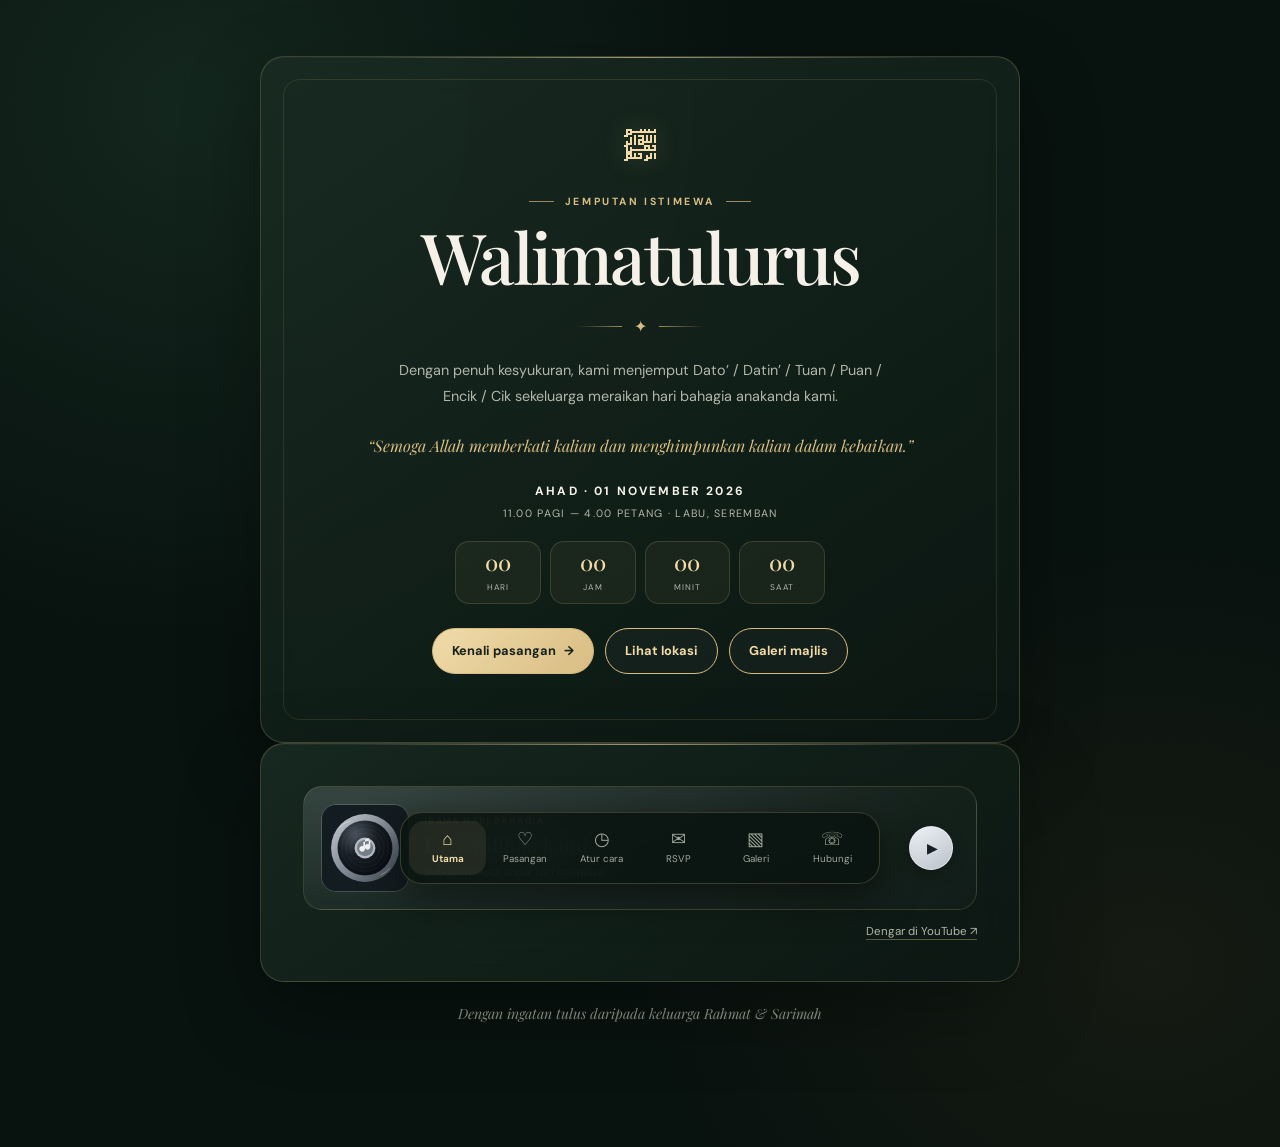
<file: index.html>
<!DOCTYPE html>
<html lang="ms">
<head>
    <meta charset="UTF-8">
    <meta name="viewport" content="width=device-width, initial-scale=1.0">
    <meta name="theme-color" content="#08120f">
    <meta name="description" content="Jemputan ke majlis walimatulurus keluarga Rahmat dan Sarimah pada 1 November 2026.">
    <title>Jemputan Walimatulurus | Keluarga Rahmat & Sarimah</title>
    <link rel="stylesheet" href="style.css">
</head>
<body>
    <main class="container">
        <section class="glass-card hero" data-reveal>
            <p class="bismillah" lang="ar" aria-label="Dengan nama Allah">﷽</p>
            <p class="eyebrow">Jemputan istimewa</p>
            <h1 class="page-title">Walimatulurus</h1>
            <div class="ornament" aria-hidden="true">✦</div>
            <p class="page-subtitle">Dengan penuh kesyukuran, kami menjemput Dato’ / Datin’ / Tuan / Puan / Encik / Cik sekeluarga meraikan hari bahagia anakanda kami.</p>
            <p class="hero-blessing">“Semoga Allah memberkati kalian dan menghimpunkan kalian dalam kebaikan.”</p>
            <p class="hero-date">AHAD · 01 NOVEMBER 2026<span>11.00 PAGI — 4.00 PETANG · LABU, SEREMBAN</span></p>
            <div class="countdown home-countdown" data-wedding-countdown aria-label="Kiraan detik ke majlis">
                <div class="time-box"><span data-days>00</span><label>Hari</label></div>
                <div class="time-box"><span data-hours>00</span><label>Jam</label></div>
                <div class="time-box"><span data-minutes>00</span><label>Minit</label></div>
                <div class="time-box"><span data-seconds>00</span><label>Saat</label></div>
            </div>
            <div class="button-row">
                <a class="btn" href="pasangan.html">Kenali pasangan <span aria-hidden="true">→</span></a>
                <a class="btn secondary" href="tarikh.html">Lihat lokasi</a>
                <a class="btn secondary" href="galeri.html">Galeri majlis</a>
            </div>
        </section>
        <section class="glass-card music-player" data-reveal aria-labelledby="music-title">
            <div class="music-card" data-music-card>
                <img class="music-artwork" src="muzik-sampul.svg" alt="" width="128" height="128">
                <div class="music-details">
                    <p class="card-kicker">Irama hari bahagia</p>
                    <h2 class="music-title" id="music-title">Lagu pilihan kami</h2>
                    <p class="music-caption">Sebuah melodi untuk hari istimewa</p>
                </div>
                <button class="music-play" type="button" data-music-play aria-label="Mainkan lagu pilihan">▶</button>
            </div>
            <div class="music-frame" data-music-frame hidden></div>
            <a class="music-youtube-link" data-open-youtube href="https://www.youtube.com/watch?v=e6VBAC1l_MU&amp;list=RDe6VBAC1l_MU&amp;start_radio=1" target="_blank" rel="noopener noreferrer">Dengar di YouTube <span aria-hidden="true">↗</span></a>
        </section>
        <p class="footer-note">Dengan ingatan tulus daripada keluarga Rahmat & Sarimah</p>
    </main>

    <nav class="navbar" aria-label="Navigasi utama">
        <a href="index.html" class="nav-link active" aria-current="page"><span class="icon" aria-hidden="true">⌂</span>Utama</a>
        <a href="pasangan.html" class="nav-link"><span class="icon" aria-hidden="true">♡</span>Pasangan</a>
        <a href="tarikh.html" class="nav-link"><span class="icon" aria-hidden="true">◷</span>Atur cara</a>
        <a href="rsvp.html" class="nav-link"><span class="icon" aria-hidden="true">✉</span>RSVP</a>
        <a href="galeri.html" class="nav-link"><span class="icon" aria-hidden="true">▧</span>Galeri</a>
        <a href="hadiah.html" class="nav-link"><span class="icon" aria-hidden="true">☏</span>Hubungi</a>
    </nav>
    <script src="script.js"></script>
</body>
</html>
</file>
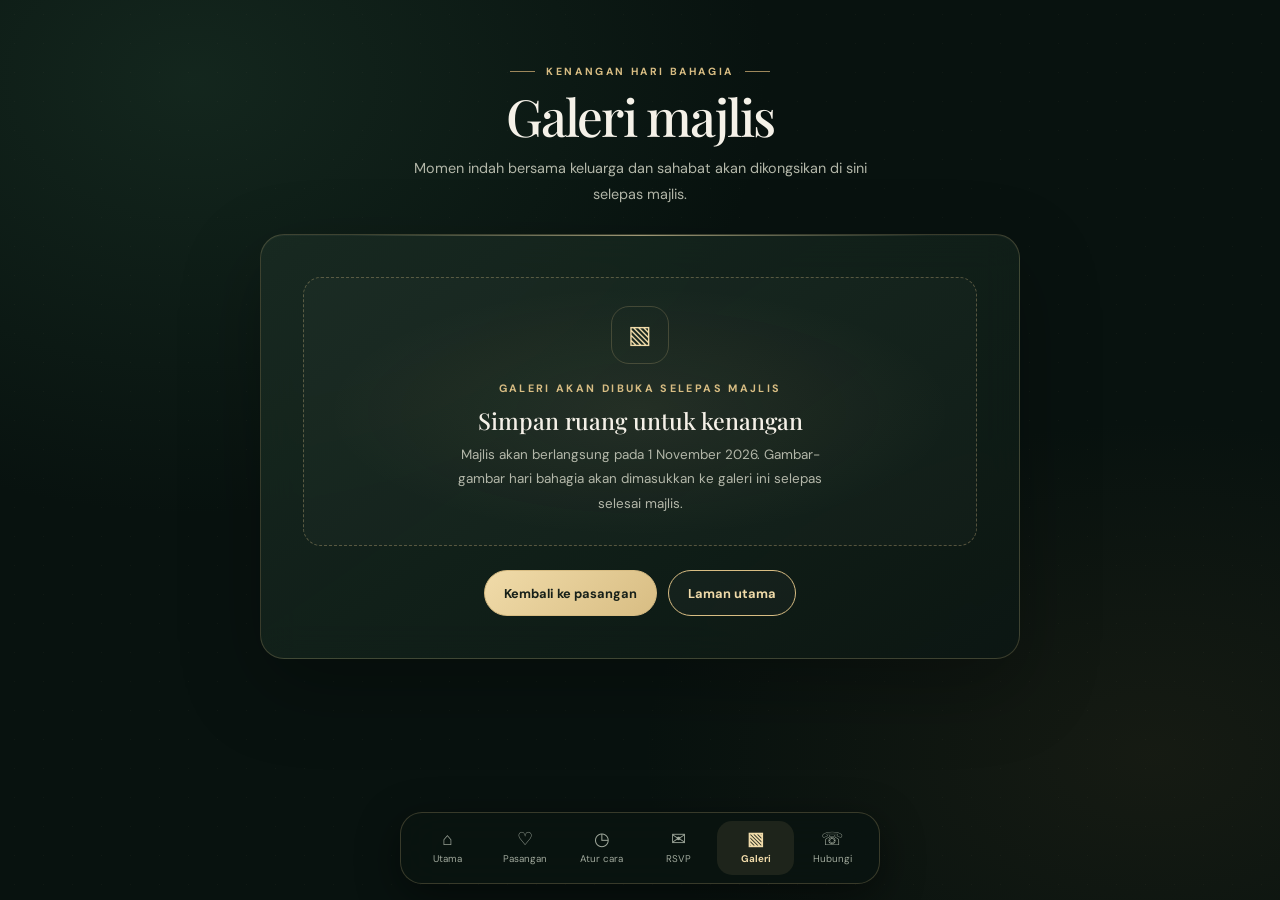
<file: galeri.html>
<!DOCTYPE html>
<html lang="ms">
<head>
    <meta charset="UTF-8">
    <meta name="viewport" content="width=device-width, initial-scale=1.0">
    <meta name="theme-color" content="#08120f">
    <meta name="description" content="Galeri foto majlis walimatulurus keluarga Rahmat dan Sarimah.">
    <title>Galeri Majlis | Walimatulurus</title>
    <link rel="stylesheet" href="style.css">
</head>
<body>
    <main class="container">
        <header class="page-top" data-reveal>
            <p class="eyebrow">Kenangan hari bahagia</p>
            <h1 class="page-title">Galeri majlis</h1>
            <p class="page-subtitle">Momen indah bersama keluarga dan sahabat akan dikongsikan di sini selepas majlis.</p>
        </header>

        <section class="glass-card" data-reveal>
            <div class="gallery-empty">
                <span class="gallery-icon" aria-hidden="true">▧</span>
                <p class="card-kicker">Galeri akan dibuka selepas majlis</p>
                <h2 class="section-title">Simpan ruang untuk kenangan</h2>
                <p class="body-copy">Majlis akan berlangsung pada 1 November 2026. Gambar-gambar hari bahagia akan dimasukkan ke galeri ini selepas selesai majlis.</p>
            </div>
            <div class="button-row">
                <a class="btn" href="pasangan.html">Kembali ke pasangan</a>
                <a class="btn secondary" href="index.html">Laman utama</a>
            </div>
        </section>
    </main>

    <nav class="navbar" aria-label="Navigasi utama">
        <a href="index.html" class="nav-link"><span class="icon" aria-hidden="true">⌂</span>Utama</a>
        <a href="pasangan.html" class="nav-link"><span class="icon" aria-hidden="true">♡</span>Pasangan</a>
        <a href="tarikh.html" class="nav-link"><span class="icon" aria-hidden="true">◷</span>Atur cara</a>
        <a href="rsvp.html" class="nav-link"><span class="icon" aria-hidden="true">✉</span>RSVP</a>
        <a href="galeri.html" class="nav-link active" aria-current="page"><span class="icon" aria-hidden="true">▧</span>Galeri</a>
        <a href="hadiah.html" class="nav-link"><span class="icon" aria-hidden="true">☏</span>Hubungi</a>
    </nav>
</body>
</html>
</file>
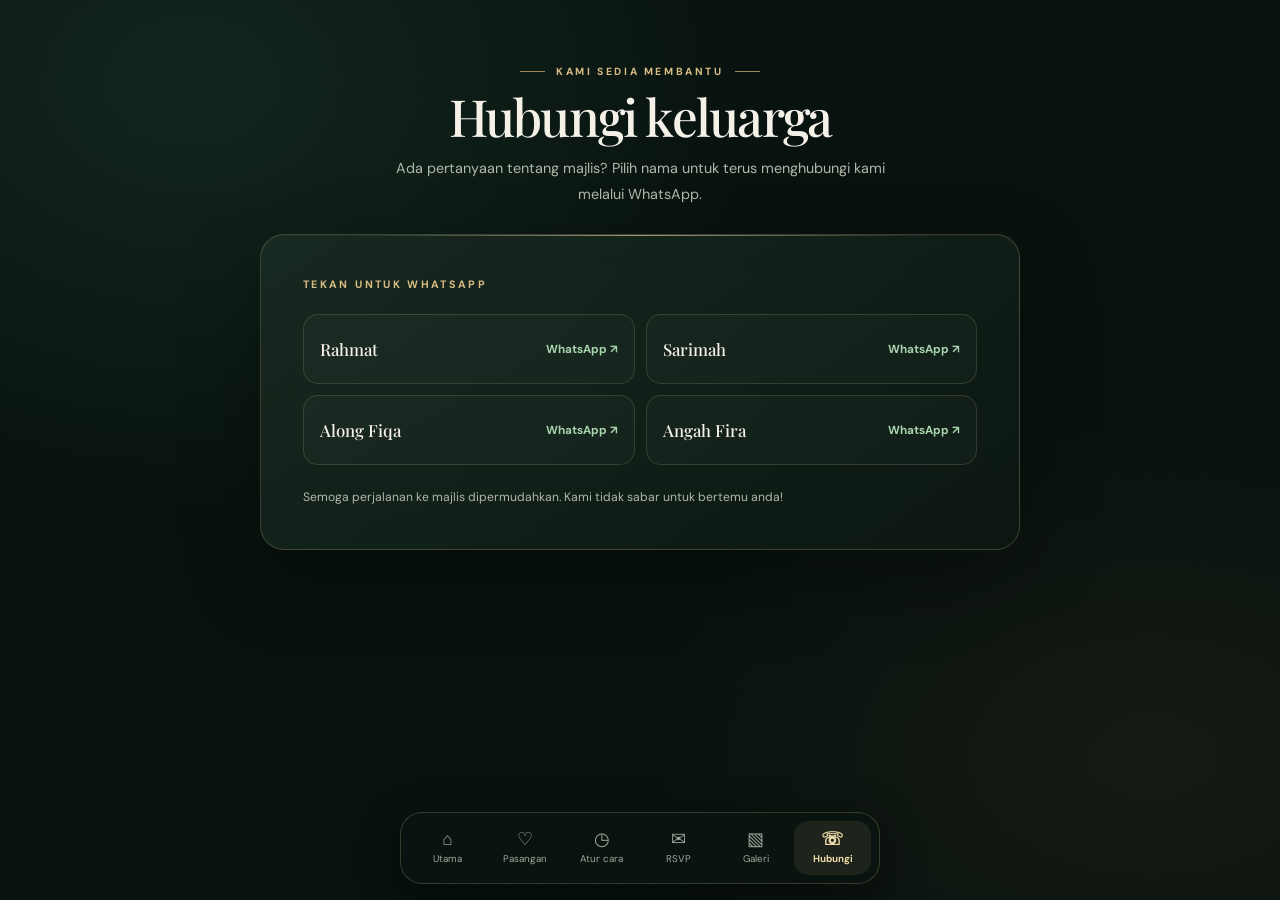
<file: hadiah.html>
<!DOCTYPE html>
<html lang="ms">
<head>
    <meta charset="UTF-8">
    <meta name="viewport" content="width=device-width, initial-scale=1.0">
    <meta name="theme-color" content="#08120f">
    <title>Hubungi Keluarga | Walimatulurus</title>
    <link rel="stylesheet" href="style.css">
</head>
<body>
    <main class="container">
        <header class="page-top" data-reveal>
            <p class="eyebrow">Kami sedia membantu</p>
            <h1 class="page-title">Hubungi keluarga</h1>
            <p class="page-subtitle">Ada pertanyaan tentang majlis? Pilih nama untuk terus menghubungi kami melalui WhatsApp.</p>
        </header>

        <section class="glass-card" data-reveal>
            <p class="card-kicker">Tekan untuk WhatsApp</p>
            <div class="contact-grid">
                <a href="https://wa.me/60122719861?text=Assalamualaikum%20Rahmat,%20saya%20ingin%20bertanya%20tentang%20majlis." target="_blank" rel="noopener noreferrer" class="contact-item">
                    <span class="contact-name">Rahmat</span><span class="contact-action">WhatsApp ↗</span>
                </a>
                <a href="https://wa.me/60102335793?text=Assalamualaikum%20Puan%20Sarimah,%20saya%20ingin%20bertanya%20tentang%20majlis." target="_blank" rel="noopener noreferrer" class="contact-item">
                    <span class="contact-name">Sarimah</span><span class="contact-action">WhatsApp ↗</span>
                </a>
                <a href="https://wa.me/60182669343?text=Assalamualaikum%20Fiqa,%20saya%20ingin%20bertanya%20tentang%20majlis." target="_blank" rel="noopener noreferrer" class="contact-item">
                    <span class="contact-name">Along Fiqa</span><span class="contact-action">WhatsApp ↗</span>
                </a>
                <a href="https://wa.me/601121942535?text=Assalamualaikum%20Fira,%20saya%20ingin%20bertanya%20tentang%20majlis." target="_blank" rel="noopener noreferrer" class="contact-item">
                    <span class="contact-name">Angah Fira</span><span class="contact-action">WhatsApp ↗</span>
                </a>
            </div>
            <p class="contact-note">Semoga perjalanan ke majlis dipermudahkan. Kami tidak sabar untuk bertemu anda!</p>
        </section>
    </main>

    <nav class="navbar" aria-label="Navigasi utama">
        <a href="index.html" class="nav-link"><span class="icon" aria-hidden="true">⌂</span>Utama</a>
        <a href="pasangan.html" class="nav-link"><span class="icon" aria-hidden="true">♡</span>Pasangan</a>
        <a href="tarikh.html" class="nav-link"><span class="icon" aria-hidden="true">◷</span>Atur cara</a>
        <a href="rsvp.html" class="nav-link"><span class="icon" aria-hidden="true">✉</span>RSVP</a>
        <a href="galeri.html" class="nav-link"><span class="icon" aria-hidden="true">▧</span>Galeri</a>
        <a href="hadiah.html" class="nav-link active" aria-current="page"><span class="icon" aria-hidden="true">☏</span>Hubungi</a>
    </nav>
</body>
</html>
</file>
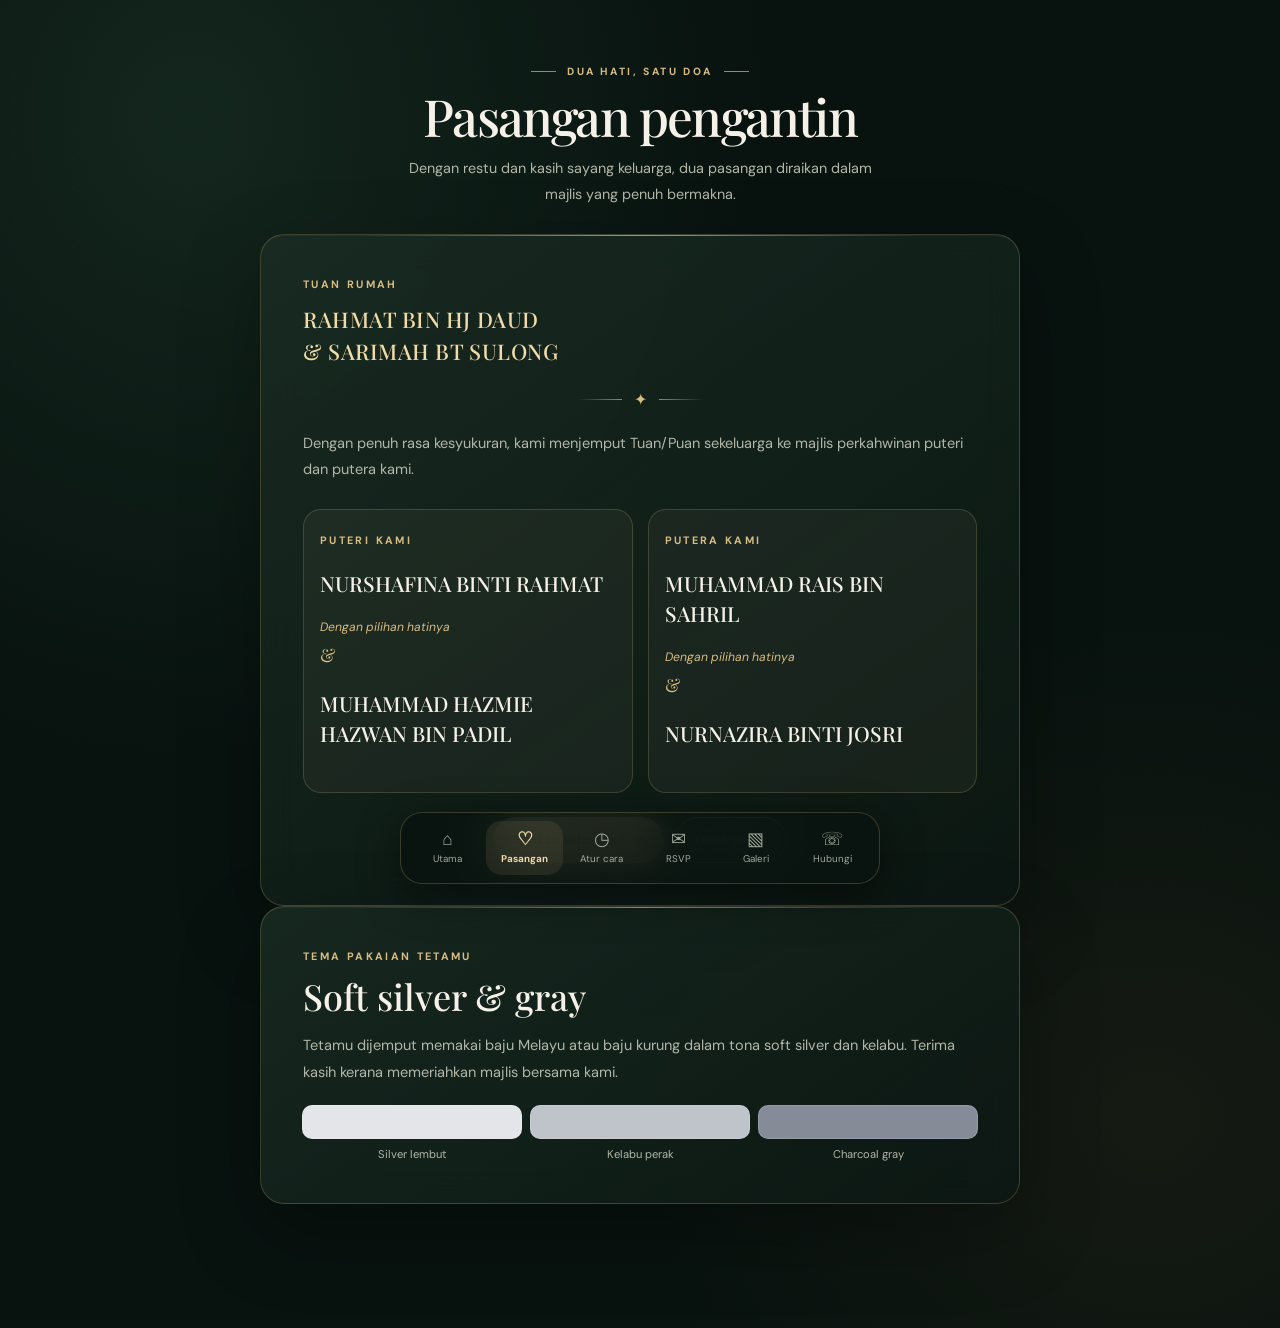
<file: pasangan.html>
<!DOCTYPE html>
<html lang="ms">
<head>
    <meta charset="UTF-8">
    <meta name="viewport" content="width=device-width, initial-scale=1.0">
    <meta name="theme-color" content="#08120f">
    <title>Pasangan Pengantin | Keluarga Rahmat & Sarimah</title>
    <link rel="stylesheet" href="style.css">
</head>
<body>
    <main class="container">
        <header class="page-top" data-reveal>
            <p class="eyebrow">Dua hati, satu doa</p>
            <h1 class="page-title">Pasangan pengantin</h1>
            <p class="page-subtitle">Dengan restu dan kasih sayang keluarga, dua pasangan diraikan dalam majlis yang penuh bermakna.</p>
        </header>

        <section class="glass-card" data-reveal>
            <p class="card-kicker">Tuan rumah</p>
            <h2 class="parents">RAHMAT BIN HJ DAUD<br>&amp; SARIMAH BT SULONG</h2>
            <div class="ornament" aria-hidden="true">✦</div>
            <p class="body-copy">Dengan penuh rasa kesyukuran, kami menjemput Tuan/Puan sekeluarga ke majlis perkahwinan puteri dan putera kami.</p>
            <div class="couple-grid">
                <article class="couple-card">
                    <p class="card-kicker">Puteri kami</p>
                    <h3 class="name">NURSHAFINA BINTI RAHMAT</h3>
                    <p class="with">Dengan pilihan hatinya</p>
                    <p class="ampersand" aria-hidden="true">&amp;</p>
                    <h3 class="name">MUHAMMAD HAZMIE HAZWAN BIN PADIL</h3>
                </article>
                <article class="couple-card">
                    <p class="card-kicker">Putera kami</p>
                    <h3 class="name">MUHAMMAD RAIS BIN SAHRIL</h3>
                    <p class="with">Dengan pilihan hatinya</p>
                    <p class="ampersand" aria-hidden="true">&amp;</p>
                    <h3 class="name">NURNAZIRA BINTI JOSRI</h3>
                </article>
            </div>
            <div class="button-row">
                <a class="btn" href="rsvp.html">Sahkan kehadiran <span aria-hidden="true">→</span></a>
                <a class="btn secondary" href="galeri.html">Lihat galeri</a>
            </div>
        </section>

        <section class="glass-card" data-reveal aria-labelledby="attire-title">
            <p class="card-kicker">Tema pakaian tetamu</p>
            <h2 class="section-title" id="attire-title">Soft silver &amp; gray</h2>
            <p class="body-copy">Tetamu dijemput memakai baju Melayu atau baju kurung dalam tona soft silver dan kelabu. Terima kasih kerana memeriahkan majlis bersama kami.</p>
            <div class="color-palette" aria-label="Palet warna pakaian">
                <span class="color-swatch" style="--swatch: #e3e5e9;">Silver lembut</span>
                <span class="color-swatch" style="--swatch: #bfc3ca;">Kelabu perak</span>
                <span class="color-swatch" style="--swatch: #858c97;">Charcoal gray</span>
            </div>
        </section>
    </main>

    <nav class="navbar" aria-label="Navigasi utama">
        <a href="index.html" class="nav-link"><span class="icon" aria-hidden="true">⌂</span>Utama</a>
        <a href="pasangan.html" class="nav-link active" aria-current="page"><span class="icon" aria-hidden="true">♡</span>Pasangan</a>
        <a href="tarikh.html" class="nav-link"><span class="icon" aria-hidden="true">◷</span>Atur cara</a>
        <a href="rsvp.html" class="nav-link"><span class="icon" aria-hidden="true">✉</span>RSVP</a>
        <a href="galeri.html" class="nav-link"><span class="icon" aria-hidden="true">▧</span>Galeri</a>
        <a href="hadiah.html" class="nav-link"><span class="icon" aria-hidden="true">☏</span>Hubungi</a>
    </nav>
</body>
</html>
</file>
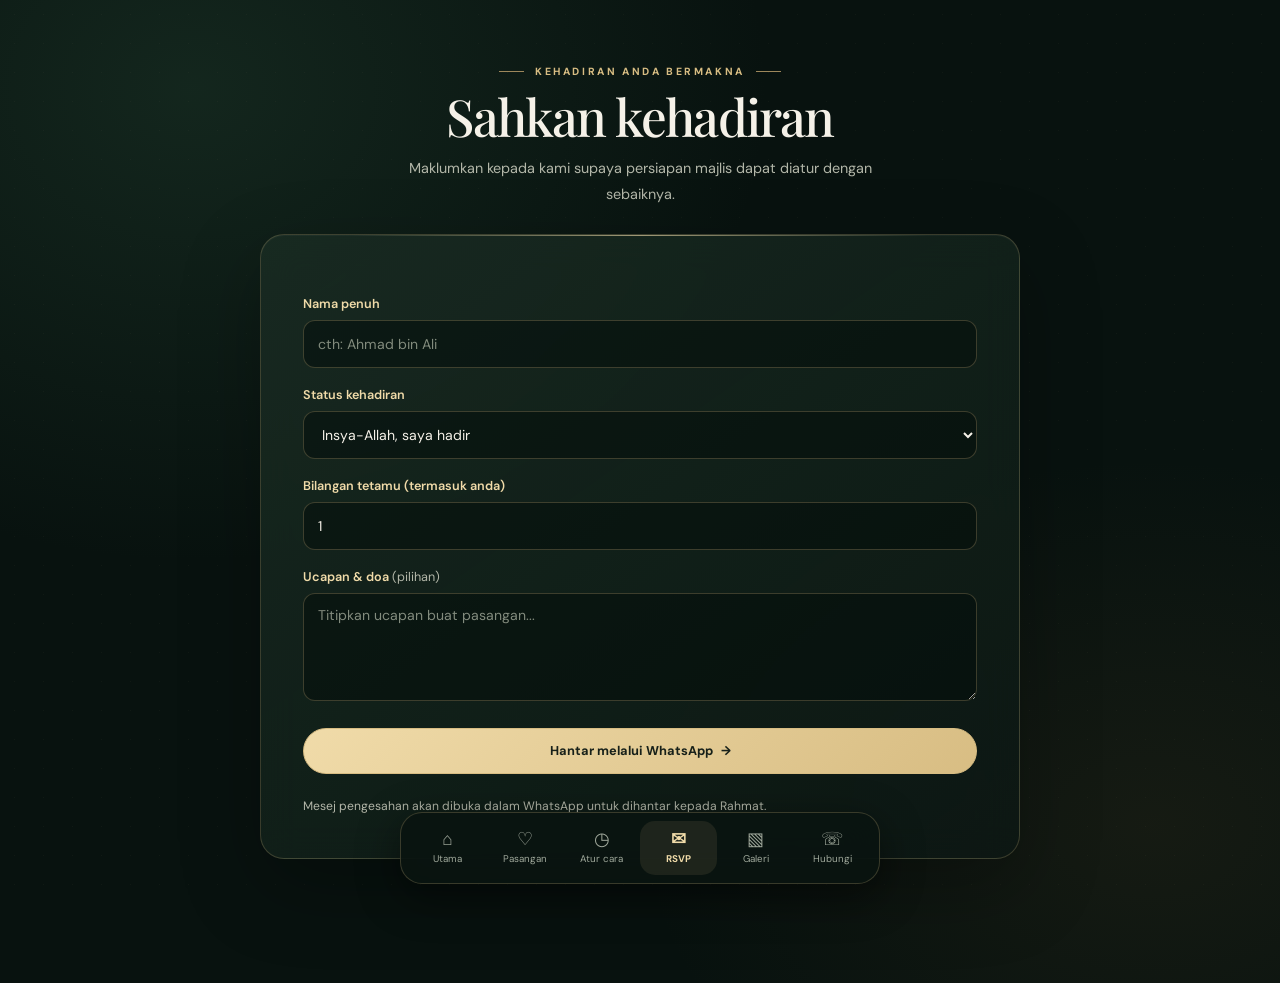
<file: rsvp.html>
<!DOCTYPE html>
<html lang="ms">
<head>
    <meta charset="UTF-8">
    <meta name="viewport" content="width=device-width, initial-scale=1.0">
    <meta name="theme-color" content="#08120f">
    <title>RSVP | Walimatulurus</title>
    <link rel="stylesheet" href="style.css">
</head>
<body>
    <main class="container">
        <header class="page-top" data-reveal>
            <p class="eyebrow">Kehadiran anda bermakna</p>
            <h1 class="page-title">Sahkan kehadiran</h1>
            <p class="page-subtitle">Maklumkan kepada kami supaya persiapan majlis dapat diatur dengan sebaiknya.</p>
        </header>

        <section class="glass-card" data-reveal>
            <form data-rsvp-form>
                <div class="form-group">
                    <label for="guest-name">Nama penuh</label>
                    <input id="guest-name" name="name" type="text" class="form-control" required autocomplete="name" placeholder="cth: Ahmad bin Ali">
                </div>
                <div class="form-group">
                    <label for="attendance">Status kehadiran</label>
                    <select id="attendance" name="attendance" class="form-control" required>
                        <option value="Hadir">Insya-Allah, saya hadir</option>
                        <option value="Tidak hadir">Maaf, tidak dapat hadir</option>
                    </select>
                </div>
                <div class="form-group">
                    <label for="guests">Bilangan tetamu (termasuk anda)</label>
                    <input id="guests" name="guests" type="number" class="form-control" min="1" value="1" required inputmode="numeric">
                </div>
                <div class="form-group">
                    <label for="message">Ucapan &amp; doa <span style="color: var(--muted); font-weight: 400;">(pilihan)</span></label>
                    <textarea id="message" name="message" class="form-control" rows="3" placeholder="Titipkan ucapan buat pasangan..."></textarea>
                </div>
                <button type="submit" class="btn btn-submit">Hantar melalui WhatsApp <span aria-hidden="true">→</span></button>
                <p class="contact-note">Mesej pengesahan akan dibuka dalam WhatsApp untuk dihantar kepada Rahmat.</p>
            </form>
        </section>
    </main>

    <nav class="navbar" aria-label="Navigasi utama">
        <a href="index.html" class="nav-link"><span class="icon" aria-hidden="true">⌂</span>Utama</a>
        <a href="pasangan.html" class="nav-link"><span class="icon" aria-hidden="true">♡</span>Pasangan</a>
        <a href="tarikh.html" class="nav-link"><span class="icon" aria-hidden="true">◷</span>Atur cara</a>
        <a href="rsvp.html" class="nav-link active" aria-current="page"><span class="icon" aria-hidden="true">✉</span>RSVP</a>
        <a href="galeri.html" class="nav-link"><span class="icon" aria-hidden="true">▧</span>Galeri</a>
        <a href="hadiah.html" class="nav-link"><span class="icon" aria-hidden="true">☏</span>Hubungi</a>
    </nav>
    <script src="script.js"></script>
</body>
</html>
</file>
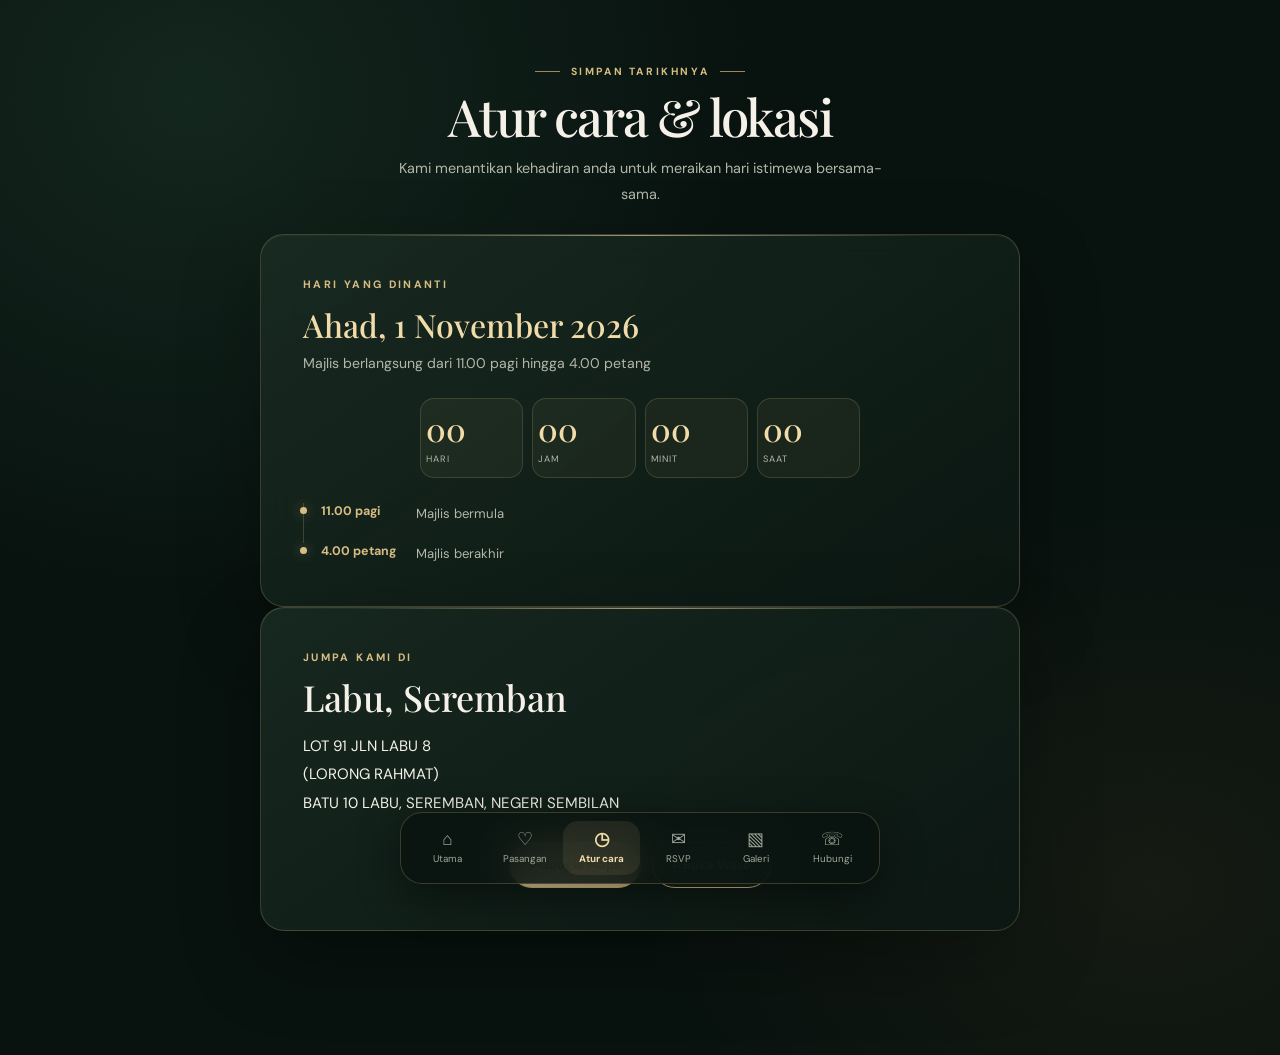
<file: tarikh.html>
<!DOCTYPE html>
<html lang="ms">
<head>
    <meta charset="UTF-8">
    <meta name="viewport" content="width=device-width, initial-scale=1.0">
    <meta name="theme-color" content="#08120f">
    <title>Atur Cara & Lokasi | Walimatulurus</title>
    <link rel="stylesheet" href="style.css">
</head>
<body>
    <main class="container">
        <header class="page-top" data-reveal>
            <p class="eyebrow">Simpan tarikhnya</p>
            <h1 class="page-title">Atur cara &amp; lokasi</h1>
            <p class="page-subtitle">Kami menantikan kehadiran anda untuk meraikan hari istimewa bersama-sama.</p>
        </header>

        <section class="glass-card" data-reveal>
            <p class="card-kicker">Hari yang dinanti</p>
            <h2 class="event-date">Ahad, 1 November 2026</h2>
            <p class="event-meta">Majlis berlangsung dari 11.00 pagi hingga 4.00 petang</p>
            <div class="countdown" data-wedding-countdown aria-label="Kiraan detik ke majlis">
                <div class="time-box"><span data-days>00</span><label>Hari</label></div>
                <div class="time-box"><span data-hours>00</span><label>Jam</label></div>
                <div class="time-box"><span data-minutes>00</span><label>Minit</label></div>
                <div class="time-box"><span data-seconds>00</span><label>Saat</label></div>
            </div>
            <ul class="timeline" aria-label="Atur cara majlis">
                <li><time>11.00 pagi</time><span>Majlis bermula</span></li>
                <li><time>4.00 petang</time><span>Majlis berakhir</span></li>
            </ul>
        </section>

        <section class="glass-card" data-reveal>
            <p class="card-kicker">Jumpa kami di</p>
            <h2 class="section-title">Labu, Seremban</h2>
            <p class="address">LOT 91 JLN LABU 8<br>(LORONG RAHMAT)<br>BATU 10 LABU, SEREMBAN, NEGERI SEMBILAN</p>
            <div class="button-row">
                <a href="https://maps.google.com/?q=LOT+91+JLN+LABU+8+BATU+10+LABU+SEREMBAN" target="_blank" rel="noopener noreferrer" class="btn">⌖ Google Maps</a>
                <a href="https://waze.com/ul?q=BATU+10+LABU+SEREMBAN" target="_blank" rel="noopener noreferrer" class="btn secondary">↗ Buka Waze</a>
            </div>
        </section>
    </main>

    <nav class="navbar" aria-label="Navigasi utama">
        <a href="index.html" class="nav-link"><span class="icon" aria-hidden="true">⌂</span>Utama</a>
        <a href="pasangan.html" class="nav-link"><span class="icon" aria-hidden="true">♡</span>Pasangan</a>
        <a href="tarikh.html" class="nav-link active" aria-current="page"><span class="icon" aria-hidden="true">◷</span>Atur cara</a>
        <a href="rsvp.html" class="nav-link"><span class="icon" aria-hidden="true">✉</span>RSVP</a>
        <a href="galeri.html" class="nav-link"><span class="icon" aria-hidden="true">▧</span>Galeri</a>
        <a href="hadiah.html" class="nav-link"><span class="icon" aria-hidden="true">☏</span>Hubungi</a>
    </nav>
    <script src="script.js"></script>
</body>
</html>
</file>
<file: style.css>
@import url('https://fonts.googleapis.com/css2?family=DM+Sans:wght@400;500;600;700&family=Playfair+Display:wght@400;500;600;700&display=swap');

:root {
    color-scheme: dark;
    --bg: #08120f;
    --bg-soft: #101d18;
    --surface: rgba(17, 31, 25, 0.82);
    --surface-light: rgba(237, 223, 190, 0.045);
    --gold: #d8bd83;
    --gold-bright: #f0dba9;
    --gold-dim: #9d875b;
    --text: #f5f1e8;
    --muted: #b3b7a9;
    --line: rgba(216, 189, 131, 0.22);
    --serif: 'Playfair Display', Georgia, serif;
    --sans: 'DM Sans', sans-serif;
}

* { box-sizing: border-box; }

html { min-width: 320px; scroll-behavior: smooth; }

body {
    min-height: 100vh;
    margin: 0;
    padding: 36px 20px 124px;
    overflow-x: hidden;
    color: var(--text);
    background:
        radial-gradient(ellipse at 15% 9%, rgba(49, 91, 67, .28), transparent 36rem),
        radial-gradient(ellipse at 90% 84%, rgba(104, 78, 41, .14), transparent 32rem),
        var(--bg);
    font-family: var(--sans);
    -webkit-font-smoothing: antialiased;
}

body::before {
    position: fixed;
    z-index: -1;
    inset: 0;
    background-image: radial-gradient(rgba(240, 219, 169, .26) .65px, transparent .65px);
    background-size: 29px 29px;
    content: "";
    opacity: .14;
    pointer-events: none;
}

a { color: inherit; }

.container {
    width: min(100%, 760px);
    margin: 0 auto;
}

.page-top {
    margin: 0 auto 27px;
    text-align: center;
}

.eyebrow {
    display: inline-flex;
    align-items: center;
    gap: 11px;
    margin: 0 0 10px;
    color: var(--gold);
    font-size: .65rem;
    font-weight: 700;
    letter-spacing: .25em;
    text-transform: uppercase;
}

.eyebrow::before,
.eyebrow::after {
    width: 25px;
    height: 1px;
    background: var(--gold-dim);
    content: "";
}

.page-title {
    margin: 0;
    font: 500 clamp(2rem, 7vw, 3.2rem)/1.1 var(--serif);
    letter-spacing: -.035em;
}

.page-subtitle {
    max-width: 500px;
    margin: 12px auto 0;
    color: var(--muted);
    font-size: .9rem;
    line-height: 1.75;
}

.glass-card {
    position: relative;
    overflow: hidden;
    padding: clamp(24px, 6vw, 42px);
    border: 1px solid var(--line);
    border-radius: 24px;
    background: linear-gradient(145deg, rgba(25, 43, 34, .9), rgba(12, 23, 19, .88));
    box-shadow: 0 28px 80px rgba(0, 0, 0, .28), inset 0 1px rgba(255, 255, 255, .035);
    backdrop-filter: blur(18px);
}

.glass-card::before {
    position: absolute;
    top: 0;
    left: 12%;
    width: 76%;
    height: 1px;
    background: linear-gradient(90deg, transparent, rgba(240, 219, 169, .62), transparent);
    content: "";
}

.card-kicker {
    margin: 0 0 12px;
    color: var(--gold);
    font-size: .67rem;
    font-weight: 700;
    letter-spacing: .22em;
    text-transform: uppercase;
}

.section-title {
    margin: 0 0 13px;
    font: 500 clamp(1.6rem, 5vw, 2.25rem)/1.2 var(--serif);
}

.body-copy {
    color: var(--muted);
    font-size: .91rem;
    line-height: 1.85;
}

.ornament {
    display: flex;
    align-items: center;
    justify-content: center;
    gap: 12px;
    margin: 21px 0;
    color: var(--gold);
}

.ornament::before,
.ornament::after {
    width: 45px;
    height: 1px;
    background: linear-gradient(90deg, transparent, var(--gold-dim));
    content: "";
}

.ornament::after { transform: rotate(180deg); }

.button-row {
    display: flex;
    flex-wrap: wrap;
    justify-content: center;
    gap: 11px;
    margin-top: 24px;
}

.btn {
    display: inline-flex;
    min-height: 46px;
    align-items: center;
    justify-content: center;
    gap: 8px;
    padding: 0 19px;
    border: 1px solid var(--gold);
    border-radius: 999px;
    background: linear-gradient(135deg, var(--gold-bright), var(--gold));
    color: #172019;
    font: 700 .8rem var(--sans);
    text-decoration: none;
    transition: transform .2s ease, box-shadow .2s ease, background .2s ease;
}

.btn:hover { transform: translateY(-2px); box-shadow: 0 8px 22px rgba(216, 189, 131, .2); }

.btn.secondary {
    background: rgba(255, 255, 255, .025);
    color: var(--gold-bright);
}

.btn.secondary:hover { background: rgba(216, 189, 131, .1); }

.navbar {
    position: fixed;
    z-index: 10;
    bottom: max(16px, env(safe-area-inset-bottom));
    left: 50%;
    display: flex;
    width: min(calc(100% - 24px), 480px);
    justify-content: space-around;
    padding: 8px;
    transform: translateX(-50%);
    border: 1px solid rgba(216, 189, 131, .23);
    border-radius: 22px;
    background: rgba(10, 20, 16, .88);
    box-shadow: 0 12px 44px rgba(0, 0, 0, .48);
    backdrop-filter: blur(22px);
}

.nav-link {
    display: flex;
    min-width: 58px;
    min-height: 54px;
    flex: 1;
    flex-direction: column;
    align-items: center;
    justify-content: center;
    gap: 3px;
    border-radius: 15px;
    color: #a0a99c;
    font-size: .61rem;
    text-decoration: none;
    transition: color .2s ease, background .2s ease;
}

.nav-link:hover,
.nav-link.active {
    background: rgba(216, 189, 131, .1);
    color: var(--gold-bright);
}

.nav-link.active { font-weight: 700; }
.nav-link .icon { font-size: 1.1rem; line-height: 1; }

.couple-grid { display: grid; gap: 15px; margin-top: 25px; }

.parents {
    margin: 0;
    color: var(--gold-bright);
    font: 500 clamp(1rem, 4vw, 1.35rem)/1.5 var(--serif);
    letter-spacing: .025em;
}

.couple-card {
    padding: 23px 16px;
    border: 1px solid rgba(216, 189, 131, .2);
    border-radius: 18px;
    background: var(--surface-light);
}

.couple-card .name {
    color: var(--text);
    font: 500 clamp(1.03rem, 4vw, 1.3rem)/1.45 var(--serif);
}

.couple-card .with {
    margin: 7px 0;
    color: var(--gold);
    font-size: .76rem;
    font-style: italic;
}

.couple-card .ampersand {
    margin: 7px 0;
    color: var(--gold);
    font: 1.15rem var(--serif);
}

.countdown {
    display: grid;
    grid-template-columns: repeat(4, minmax(0, 1fr));
    gap: 9px;
    max-width: 440px;
    margin: 26px auto 0;
}

.time-box {
    padding: 14px 5px 12px;
    border: 1px solid rgba(216, 189, 131, .18);
    border-radius: 14px;
    background: rgba(216, 189, 131, .055);
}

.time-box span {
    display: block;
    color: var(--gold-bright);
    font: 500 clamp(1.35rem, 6vw, 2rem)/1 var(--serif);
    font-variant-numeric: tabular-nums;
}

.time-box label {
    display: block;
    margin-top: 8px;
    color: var(--muted);
    font-size: .58rem;
    letter-spacing: .1em;
    text-transform: uppercase;
}

.event-date {
    margin: 0;
    color: var(--gold-bright);
    font: 500 clamp(1.5rem, 6vw, 2rem) var(--serif);
}

.event-meta { margin: 8px 0 0; color: var(--muted); font-size: .88rem; }

.timeline {
    display: grid;
    gap: 0;
    margin: 25px 0 0;
    padding: 0;
    list-style: none;
    text-align: left;
}

.timeline li {
    position: relative;
    display: grid;
    grid-template-columns: 83px 1fr;
    gap: 12px;
    padding: 0 0 19px 17px;
    border-left: 1px solid var(--line);
}

.timeline li:last-child { padding-bottom: 0; border-left-color: transparent; }
.timeline li::before {
    position: absolute;
    top: 4px;
    left: -4px;
    width: 7px;
    height: 7px;
    border-radius: 50%;
    background: var(--gold);
    box-shadow: 0 0 12px rgba(216, 189, 131, .4);
    content: "";
}

.timeline time { color: var(--gold); font-size: .78rem; font-weight: 700; }
.timeline span { color: var(--muted); font-size: .82rem; line-height: 1.6; }

.address {
    margin: 0;
    color: var(--text);
    font-size: .94rem;
    line-height: 1.9;
}

.form-group { margin: 18px 0; text-align: left; }
.form-group label { display: block; margin-bottom: 8px; color: var(--gold-bright); font-size: .79rem; font-weight: 600; }

.form-control {
    width: 100%;
    min-height: 48px;
    padding: 12px 14px;
    border: 1px solid rgba(216, 189, 131, .25);
    border-radius: 12px;
    outline: 0;
    background: rgba(4, 12, 9, .48);
    color: var(--text);
    font: .88rem var(--sans);
    transition: border-color .2s ease, box-shadow .2s ease;
}

.form-control:focus { border-color: var(--gold); box-shadow: 0 0 0 3px rgba(216, 189, 131, .1); }
.form-control::placeholder { color: #828b7d; }
textarea.form-control { min-height: 108px; resize: vertical; }
select.form-control { color-scheme: dark; }

.btn-submit { width: 100%; margin-top: 4px; cursor: pointer; }

.contact-grid { display: grid; gap: 11px; margin-top: 23px; }

.contact-item {
    display: flex;
    min-height: 70px;
    align-items: center;
    justify-content: space-between;
    gap: 12px;
    padding: 12px 16px;
    border: 1px solid rgba(216, 189, 131, .18);
    border-radius: 15px;
    background: rgba(255, 255, 255, .025);
    text-align: left;
    text-decoration: none;
    transition: transform .2s ease, border-color .2s ease, background .2s ease;
}

.contact-item:hover { transform: translateY(-2px); border-color: var(--gold-dim); background: rgba(216, 189, 131, .06); }
.contact-name { color: var(--text); font: 500 1.05rem var(--serif); }
.contact-action { color: #a8d5ad; font-size: .73rem; font-weight: 700; white-space: nowrap; }

.hero {
    padding: clamp(34px, 9vw, 68px) clamp(22px, 7vw, 56px);
    text-align: center;
}

.hero::after {
    position: absolute;
    top: 22px;
    right: 22px;
    bottom: 22px;
    left: 22px;
    border: 1px solid rgba(216, 189, 131, .13);
    border-radius: 17px;
    content: "";
    pointer-events: none;
}

.bismillah { margin: 0 0 19px; color: var(--gold-bright); font-size: 2rem; text-shadow: 0 0 26px rgba(216, 189, 131, .22); }
.hero .page-title { font-size: clamp(2.2rem, 9vw, 4.4rem); }
.hero .page-subtitle { max-width: 510px; }
.hero-blessing { margin: 23px auto 0; color: var(--gold); font: italic 1rem/1.7 var(--serif); }
.hero-date { margin: 24px 0 0; color: var(--text); font-size: .75rem; font-weight: 700; letter-spacing: .18em; }
.hero-date span { display: block; margin-top: 7px; color: var(--muted); font-size: .67rem; font-weight: 400; letter-spacing: .12em; }
.home-countdown { max-width: 370px; margin-top: 21px; }
.home-countdown .time-box { padding: 10px 4px; }
.home-countdown .time-box span { font-size: 1.35rem; }
.home-countdown .time-box label { font-size: .52rem; }

.attire-gallery { display: grid; gap: 16px; margin-top: 22px; }

.attire-photo-card {
    overflow: hidden;
    margin: 0;
    border: 1px solid rgba(216, 189, 131, .18);
    border-radius: 17px;
    background: rgba(255, 255, 255, .035);
}

.attire-photo {
    display: block;
    width: 100%;
    height: auto;
    border-bottom: 1px solid rgba(216, 189, 131, .14);
    background: #f4f3f0;
    object-fit: cover;
}

.attire-photo--men { aspect-ratio: 3 / 4; object-position: center; }
.attire-photo--women { aspect-ratio: 4 / 5; object-position: center 25%; }

.attire-photo-card figcaption { display: grid; gap: 6px; padding: 13px 14px 15px; }
.attire-caption { color: var(--text); font: 500 1rem var(--serif); }
.photo-credit { color: var(--muted); font-size: .65rem; line-height: 1.5; text-decoration-color: rgba(216, 189, 131, .34); text-underline-offset: 3px; }
.photo-credit:hover { color: var(--gold-bright); }

.color-palette {
    display: grid;
    grid-template-columns: repeat(3, minmax(0, 1fr));
    gap: 10px;
    margin-top: 18px;
}

.color-swatch {
    display: grid;
    gap: 8px;
    justify-items: center;
    color: var(--muted);
    font-size: .7rem;
    text-align: center;
}

.color-swatch::before {
    width: 100%;
    height: 32px;
    border: 1px solid rgba(255, 255, 255, .14);
    border-radius: 10px;
    background: var(--swatch);
    content: "";
}

.music-player { display: grid; gap: 14px; }

.music-card {
    display: grid;
    grid-template-columns: 76px minmax(0, 1fr) 46px;
    align-items: center;
    gap: 15px;
    padding: 14px;
    border: 1px solid rgba(216, 189, 131, .18);
    border-radius: 19px;
    background:
        radial-gradient(ellipse at 12% 0%, rgba(211, 218, 228, .12), transparent 66%),
        linear-gradient(120deg, rgba(188, 197, 210, .07), rgba(255, 255, 255, .018));
}

.music-artwork {
    display: block;
    width: 76px;
    height: 76px;
    border: 1px solid rgba(230, 234, 240, .18);
    border-radius: 15px;
    object-fit: cover;
}

.music-details { min-width: 0; }
.music-details .card-kicker { margin-bottom: 6px; font-size: .57rem; letter-spacing: .15em; }
.music-title { overflow: hidden; margin: 0; font: 500 clamp(1rem, 4vw, 1.24rem)/1.3 var(--serif); text-overflow: ellipsis; white-space: nowrap; }
.music-caption { margin: 5px 0 0; color: var(--muted); font-size: .7rem; line-height: 1.5; }

.music-play {
    display: grid;
    width: 44px;
    height: 44px;
    place-items: center;
    padding: 0 0 0 3px;
    border: 1px solid rgba(240, 243, 248, .64);
    border-radius: 50%;
    background: linear-gradient(145deg, #f1f3f6, #b9c1cb);
    box-shadow: 0 4px 15px rgba(0, 0, 0, .24);
    color: #182027;
    cursor: pointer;
    font-size: .9rem;
    transition: transform .2s ease, box-shadow .2s ease;
}

.music-play:hover { transform: scale(1.06); box-shadow: 0 6px 22px rgba(211, 218, 228, .21); }
.music-play:focus-visible { outline: 2px solid var(--gold-bright); outline-offset: 3px; }

.music-youtube-link {
    justify-self: end;
    color: var(--muted);
    font-size: .72rem;
    text-decoration-color: rgba(216, 189, 131, .38);
    text-underline-offset: 4px;
}

.music-youtube-link:hover { color: var(--gold-bright); }

.music-frame { width: 100%; aspect-ratio: 16 / 9; overflow: hidden; border: 1px solid var(--line); border-radius: 16px; background: #050807; }
.music-embed { display: block; width: 100%; height: 100%; border: 0; }

.gallery-empty {
    display: grid;
    min-height: 240px;
    align-content: center;
    justify-items: center;
    padding: 28px 18px;
    border: 1px dashed rgba(216, 189, 131, .34);
    border-radius: 18px;
    background:
        radial-gradient(ellipse at center, rgba(216, 189, 131, .075), transparent 66%),
        rgba(255, 255, 255, .018);
    text-align: center;
}

.gallery-icon {
    display: grid;
    width: 58px;
    height: 58px;
    place-items: center;
    margin-bottom: 17px;
    border: 1px solid var(--line);
    border-radius: 18px;
    color: var(--gold-bright);
    font-size: 1.55rem;
}

.gallery-empty .section-title { margin-bottom: 8px; font-size: 1.45rem; }
.gallery-empty .body-copy { max-width: 390px; margin: 0; font-size: .84rem; }

.contact-note { margin: 22px 0 0; color: var(--muted); font-size: .76rem; line-height: 1.7; }
.footer-note { margin: 22px auto 0; color: #8e9689; font: italic .88rem var(--serif); text-align: center; }

[data-reveal] { animation: rise-in .7s both; }
[data-reveal]:nth-child(2) { animation-delay: .1s; }
[data-reveal]:nth-child(3) { animation-delay: .18s; }

@keyframes rise-in {
    from { opacity: 0; transform: translateY(16px); }
    to { opacity: 1; transform: translateY(0); }
}

@media (min-width: 640px) {
    body { padding-top: 56px; }
    .couple-grid { grid-template-columns: repeat(2, minmax(0, 1fr)); }
    .contact-grid { grid-template-columns: repeat(2, minmax(0, 1fr)); }
    .attire-gallery { grid-template-columns: repeat(2, minmax(0, 1fr)); align-items: start; }
    .music-card { grid-template-columns: 88px minmax(0, 1fr) 50px; padding: 17px; }
    .music-artwork { width: 88px; height: 88px; }
}

@media (max-width: 360px) {
    body { padding-right: 14px; padding-left: 14px; }
    .navbar { width: calc(100% - 16px); }
    .nav-link { min-width: 44px; font-size: .53rem; }
    .nav-link .icon { font-size: 1rem; }
    .time-box label { font-size: .52rem; }
    .music-card { grid-template-columns: 60px minmax(0, 1fr) 40px; gap: 11px; padding: 11px; }
    .music-artwork { width: 60px; height: 60px; border-radius: 12px; }
    .music-play { width: 39px; height: 39px; }
}

@media (prefers-reduced-motion: reduce) {
    *, *::before, *::after { scroll-behavior: auto !important; animation-duration: .01ms !important; animation-iteration-count: 1 !important; transition-duration: .01ms !important; }
}
</file>
